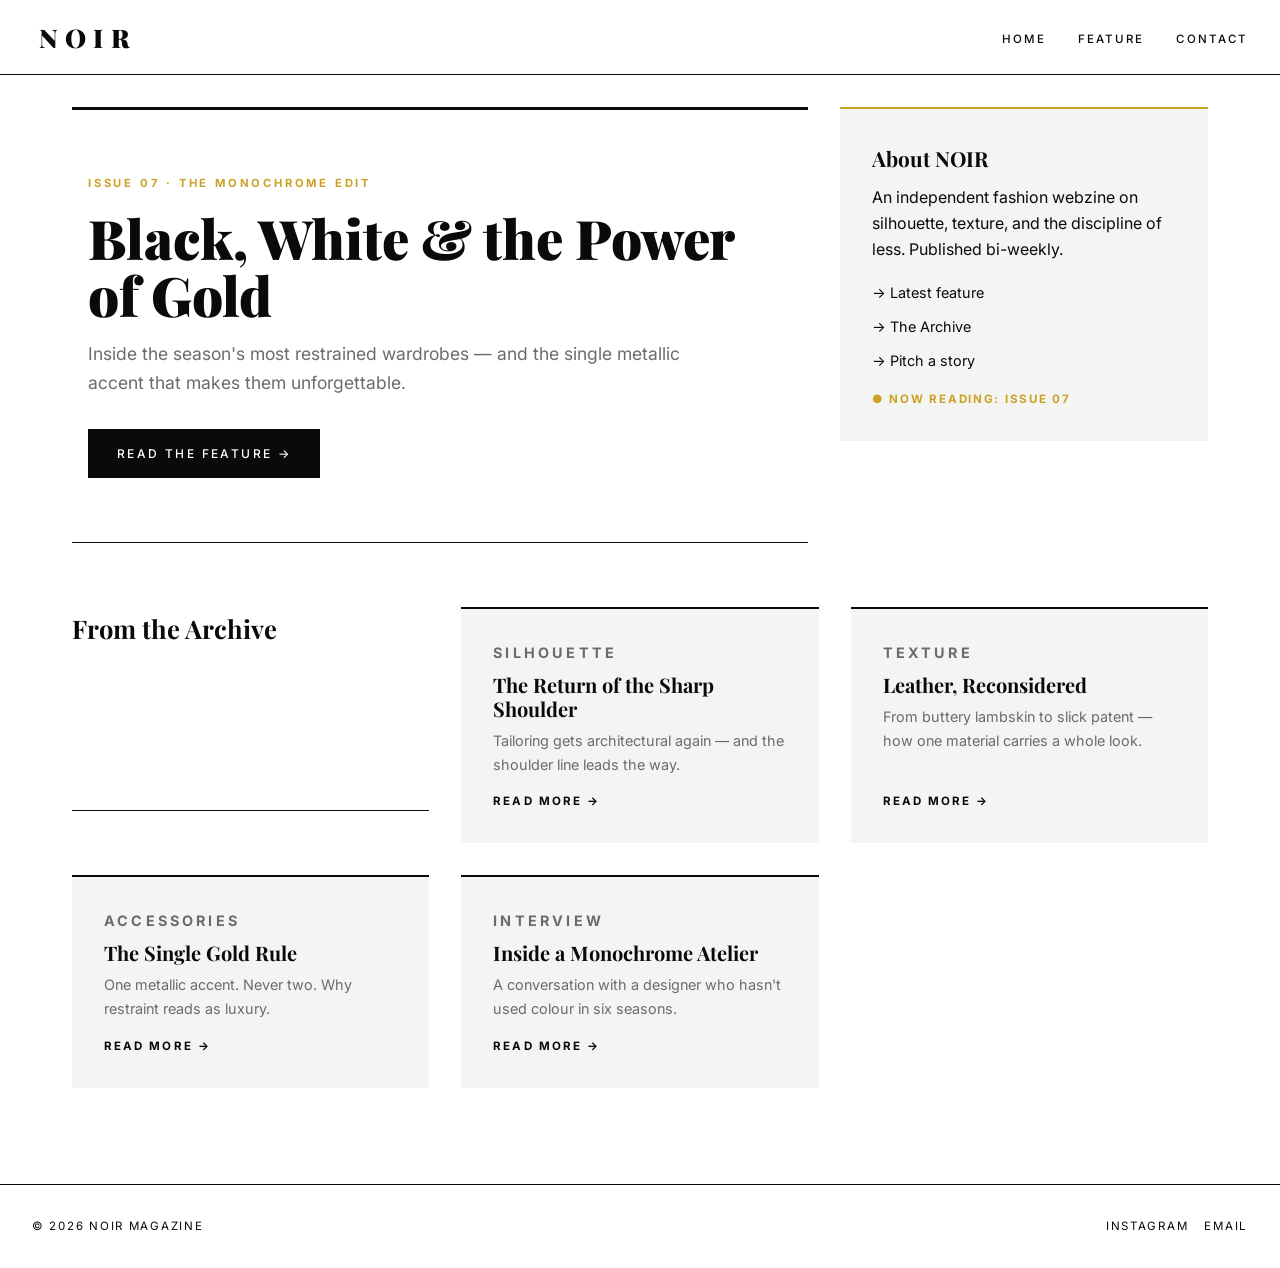
<file: index.html>
<!DOCTYPE html>
<html lang="en">
<head>
  <meta charset="UTF-8">
  <meta name="viewport" content="width=device-width, initial-scale=1.0">
  <title>NOIR — Fashion Webzine</title>
  <link rel="preconnect" href="https://fonts.googleapis.com">
  <link rel="preconnect" href="https://fonts.gstatic.com" crossorigin>
  <link href="https://fonts.googleapis.com/css2?family=Playfair+Display:ital,wght@0,500;0,700;0,900;1,500&family=Inter:wght@400;500;700&display=swap" rel="stylesheet">
  <link rel="stylesheet" href="css/style.css">
</head>
<body>

  <header class="site-header">
    <a href="index.html" class="brand">NOIR</a>
    <nav>
      <ul class="nav-list">
        <li><a href="index.html">Home</a></li>
        <li><a href="detail.html">Feature</a></li>
        <li><a href="#contact">Contact</a></li>
      </ul>
    </nav>
  </header>

  <main>
    <!-- HERO: 2fr / 1fr on desktop -->
    <section class="hero-grid">
      <div class="hero-spotlight">
        <p class="eyebrow">Issue 07 · The Monochrome Edit</p>
        <h1>Black, White &amp; the Power of Gold</h1>
        <p class="subtitle">Inside the season's most restrained wardrobes — and the single metallic accent that makes them unforgettable.</p>
        <a href="detail.html" class="btn">Read the feature →</a>
      </div>
      <aside class="hero-sidebar">
        <h2>About NOIR</h2>
        <p>An independent fashion webzine on silhouette, texture, and the discipline of less. Published bi-weekly.</p>
        <ul class="quick-links">
          <li><a href="detail.html">→ Latest feature</a></li>
          <li><a href="#archive">→ The Archive</a></li>
          <li><a href="#contact">→ Pitch a story</a></li>
        </ul>
        <p class="status">● Now reading: Issue 07</p>
      </aside>
    </section>

    <!-- CARD GALLERY -->
    <section class="cards-gallery" id="archive">
      <h2 class="section-title">From the Archive</h2>

      <article class="card">
        <p class="card-tag">Silhouette</p>
        <h3>The Return of the Sharp Shoulder</h3>
        <p>Tailoring gets architectural again — and the shoulder line leads the way.</p>
        <a href="detail.html" class="card-link">Read more →</a>
      </article>

      <article class="card">
        <p class="card-tag">Texture</p>
        <h3>Leather, Reconsidered</h3>
        <p>From buttery lambskin to slick patent — how one material carries a whole look.</p>
        <a href="detail.html" class="card-link">Read more →</a>
      </article>

      <article class="card">
        <p class="card-tag">Accessories</p>
        <h3>The Single Gold Rule</h3>
        <p>One metallic accent. Never two. Why restraint reads as luxury.</p>
        <a href="detail.html" class="card-link">Read more →</a>
      </article>

      <article class="card">
        <p class="card-tag">Interview</p>
        <h3>Inside a Monochrome Atelier</h3>
        <p>A conversation with a designer who hasn't used colour in six seasons.</p>
        <a href="detail.html" class="card-link">Read more →</a>
      </article>
    </section>
  </main>

  <footer class="site-footer" id="contact">
    <p>© 2026 NOIR Magazine</p>
    <ul class="footer-links">
      <li><a href="#">Instagram</a></li>
      <li><a href="mailto:hello@noir.mag">Email</a></li>
    </ul>
  </footer>

</body>
</html>
</file>
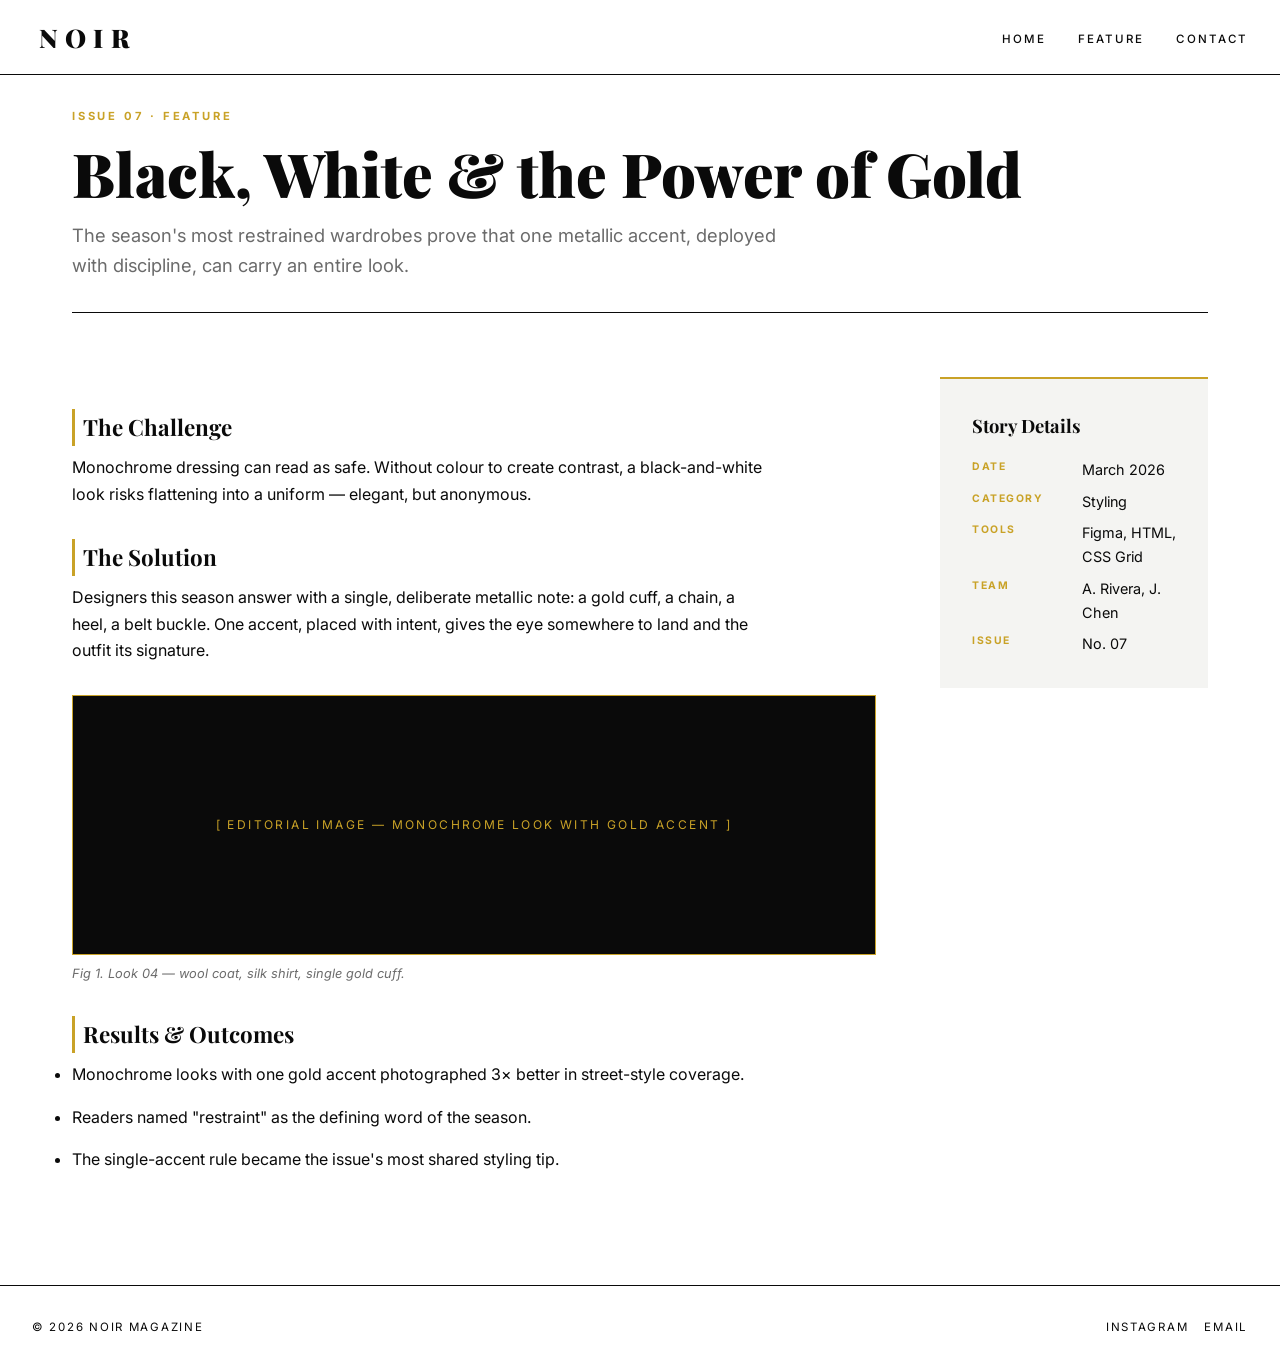
<file: detail.html>
<!DOCTYPE html>
<html lang="en">
<head>
  <meta charset="UTF-8">
  <meta name="viewport" content="width=device-width, initial-scale=1.0">
  <title>Black, White &amp; the Power of Gold — NOIR</title>
  <link rel="preconnect" href="https://fonts.googleapis.com">
  <link rel="preconnect" href="https://fonts.gstatic.com" crossorigin>
  <link href="https://fonts.googleapis.com/css2?family=Playfair+Display:ital,wght@0,500;0,700;0,900;1,500&family=Inter:wght@400;500;700&display=swap" rel="stylesheet">
  <link rel="stylesheet" href="css/style.css">
</head>
<body>

  <!-- SAME header -->
  <header class="site-header">
    <a href="index.html" class="brand">NOIR</a>
    <nav>
      <ul class="nav-list">
        <li><a href="index.html">Home</a></li>
        <li><a href="detail.html">Feature</a></li>
        <li><a href="#contact">Contact</a></li>
      </ul>
    </nav>
  </header>

  <main class="detail-layout">
    <section class="detail-hero">
      <p class="eyebrow">Issue 07 · Feature</p>
      <h1>Black, White &amp; the Power of Gold</h1>
      <p class="lead-text">The season's most restrained wardrobes prove that one metallic accent, deployed with discipline, can carry an entire look.</p>
    </section>

    <!-- CONTENT GRID: 3fr / 1fr on desktop -->
    <section class="content-grid">
      <article class="article-body">
        <h2>The Challenge</h2>
        <p>Monochrome dressing can read as safe. Without colour to create contrast, a black-and-white look risks flattening into a uniform — elegant, but anonymous.</p>

        <h2>The Solution</h2>
        <p>Designers this season answer with a single, deliberate metallic note: a gold cuff, a chain, a heel, a belt buckle. One accent, placed with intent, gives the eye somewhere to land and the outfit its signature.</p>

        <figure class="media-placeholder">
          <div class="placeholder-box">[ Editorial Image — Monochrome Look with Gold Accent ]</div>
          <figcaption>Fig 1. Look 04 — wool coat, silk shirt, single gold cuff.</figcaption>
        </figure>

        <h2>Results &amp; Outcomes</h2>
        <ul>
          <li>Monochrome looks with one gold accent photographed 3× better in street-style coverage.</li>
          <li>Readers named "restraint" as the defining word of the season.</li>
          <li>The single-accent rule became the issue's most shared styling tip.</li>
        </ul>
      </article>

      <aside class="metadata-sidebar">
        <h2>Story Details</h2>
        <dl>
          <dt>Date</dt><dd>March 2026</dd>
          <dt>Category</dt><dd>Styling</dd>
          <dt>Tools</dt><dd>Figma, HTML, CSS Grid</dd>
          <dt>Team</dt><dd>A. Rivera, J. Chen</dd>
          <dt>Issue</dt><dd>No. 07</dd>
        </dl>
      </aside>
    </section>
  </main>

  <footer class="site-footer" id="contact">
    <p>© 2026 NOIR Magazine</p>
    <ul class="footer-links">
      <li><a href="#">Instagram</a></li>
      <li><a href="mailto:hello@noir.mag">Email</a></li>
    </ul>
  </footer>

</body>
</html>
</file>
<file: css/style.css>
/* ===== 1. UNIVERSAL RESET ===== */
*, *::before, *::after {
  box-sizing: border-box;
  margin: 0;
  padding: 0;
}

/* ===== 2. DESIGN TOKENS ===== */
:root {
  --ink: #0a0a0a;
  --paper: #ffffff;
  --paper-soft: #f4f4f2;
  --gold: #c9a227;
  --gold-light: #e6c65c;
  --muted: #6b6b6b;
  --space-sm: 0.5rem;
  --space-md: 1rem;
  --space-lg: 2rem;
  --space-xl: 4rem;
  --max-width: 1200px;
  --font-display: "Playfair Display", Georgia, serif;
  --font-body: "Inter", system-ui, -apple-system, sans-serif;
}

body {
  font-family: var(--font-body);
  background: var(--paper);
  color: var(--ink);
  line-height: 1.65;
}

img { max-width: 100%; display: block; }

/* ===== 3. SHARED HEADER (Flexbox) ===== */
.site-header {
  display: flex;
  justify-content: space-between;
  align-items: center;
  padding: var(--space-md) var(--space-lg);
  border-bottom: 1px solid var(--ink);
  background: var(--paper);
  position: sticky;
  top: 0;
  z-index: 10;
}

.brand {
  font-family: var(--font-display);
  font-weight: 900;
  font-size: 1.6rem;
  letter-spacing: 0.28em;
  text-decoration: none;
  color: var(--ink);
  padding-left: 0.28em; /* optical balance for letter-spacing */
}

.brand:hover { color: var(--gold); }

.nav-list {
  display: flex;
  gap: var(--space-lg);
  list-style: none;
}

.nav-list a {
  text-decoration: none;
  color: var(--ink);
  font-weight: 500;
  text-transform: uppercase;
  font-size: 0.72rem;
  letter-spacing: 0.18em;
  padding-bottom: 2px;
  border-bottom: 1px solid transparent;
  transition: color 0.2s, border-color 0.2s;
}

.nav-list a:hover {
  color: var(--gold);
  border-bottom-color: var(--gold);
}

/* ===== 4. MOBILE-FIRST BASE (single column) ===== */
main {
  padding: var(--space-lg);
  max-width: var(--max-width);
  margin: 0 auto;
}

.hero-grid {
  display: grid;
  grid-template-columns: 1fr;
  gap: var(--space-lg);
  margin-bottom: var(--space-xl);
}

.hero-spotlight {
  border-top: 3px solid var(--ink);
  border-bottom: 1px solid var(--ink);
  padding: var(--space-xl) var(--space-md);
}

.eyebrow {
  font-family: var(--font-body);
  text-transform: uppercase;
  font-size: 0.7rem;
  letter-spacing: 0.25em;
  color: var(--gold);
  font-weight: 700;
  margin-bottom: var(--space-md);
}

.hero-spotlight h1 {
  font-family: var(--font-display);
  font-weight: 900;
  font-size: 2.4rem;
  line-height: 1.05;
  margin-bottom: var(--space-md);
}

.subtitle {
  color: var(--muted);
  margin-bottom: var(--space-lg);
  font-size: 1.1rem;
  max-width: 55ch;
}

.btn {
  display: inline-block;
  background: var(--ink);
  color: var(--paper);
  padding: 0.85rem 1.75rem;
  text-decoration: none;
  font-weight: 500;
  font-size: 0.75rem;
  text-transform: uppercase;
  letter-spacing: 0.2em;
  border: 1px solid var(--ink);
  transition: background 0.2s, color 0.2s, border-color 0.2s;
}

.btn:hover {
  background: var(--gold);
  border-color: var(--gold);
  color: var(--ink);
}

.hero-sidebar {
  background: var(--paper-soft);
  border-top: 2px solid var(--gold);
  padding: var(--space-lg);
}

.hero-sidebar h2 {
  font-family: var(--font-display);
  font-size: 1.3rem;
  margin-bottom: var(--space-sm);
}

.quick-links { list-style: none; margin: var(--space-md) 0; }
.quick-links li { margin-bottom: var(--space-sm); }

.quick-links a {
  color: var(--ink);
  text-decoration: none;
  font-size: 0.9rem;
  border-bottom: 1px solid transparent;
  transition: border-color 0.2s, color 0.2s;
}
.quick-links a:hover { color: var(--gold); border-bottom-color: var(--gold); }

.status {
  font-size: 0.72rem;
  text-transform: uppercase;
  letter-spacing: 0.15em;
  color: var(--gold);
  font-weight: 700;
  margin-top: var(--space-md);
}

/* ===== 5. CARD GALLERY ===== */
.section-title {
  font-family: var(--font-display);
  font-size: 1.6rem;
  margin-bottom: var(--space-lg);
  padding-bottom: var(--space-sm);
  border-bottom: 1px solid var(--ink);
}

.cards-gallery {
  display: grid;
  grid-template-columns: repeat(auto-fit, minmax(280px, 1fr));
  gap: var(--space-lg);
}

/* Flexbox column interior — required */
.card {
  display: flex;
  flex-direction: column;
  background: var(--paper-soft);
  border-top: 2px solid var(--ink);
  padding: var(--space-lg);
  transition: border-color 0.2s;
}

.card:hover { border-top-color: var(--gold); }

.card-tag {
  text-transform: uppercase;
  font-size: 0.65rem;
  letter-spacing: 0.22em;
  color: var(--gold);
  font-weight: 700;
  margin-bottom: var(--space-sm);
}

.card h3 {
  font-family: var(--font-display);
  font-size: 1.25rem;
  line-height: 1.2;
  margin-bottom: var(--space-sm);
}

.card p { color: var(--muted); font-size: 0.9rem; }

.card-link {
  margin-top: auto; /* pushes link to card bottom — required */
  padding-top: var(--space-md);
  color: var(--ink);
  font-size: 0.72rem;
  font-weight: 700;
  text-transform: uppercase;
  letter-spacing: 0.18em;
  text-decoration: none;
  transition: color 0.2s;
}
.card-link:hover { color: var(--gold); }

/* ===== 6. DETAIL PAGE ===== */
.detail-hero {
  margin-bottom: var(--space-xl);
  border-bottom: 1px solid var(--ink);
  padding-bottom: var(--space-lg);
}

.detail-hero h1 {
  font-family: var(--font-display);
  font-weight: 900;
  font-size: 2.6rem;
  line-height: 1.02;
  margin-bottom: var(--space-md);
}

.lead-text {
  font-size: 1.15rem;
  color: var(--muted);
  max-width: 60ch;
}

.content-grid {
  display: grid;
  grid-template-columns: 1fr; /* mobile: single column */
  gap: var(--space-xl);
}

.article-body h2 {
  font-family: var(--font-display);
  font-size: 1.4rem;
  margin: var(--space-lg) 0 var(--space-sm);
  padding-left: var(--space-sm);
  border-left: 3px solid var(--gold);
}

.article-body p, .article-body li {
  margin-bottom: var(--space-md);
  max-width: 70ch;
}

.media-placeholder { margin: var(--space-lg) 0; }

.placeholder-box {
  background: var(--ink);
  color: var(--gold);
  height: 260px;
  display: flex;
  align-items: center;
  justify-content: center;
  font-size: 0.75rem;
  text-transform: uppercase;
  letter-spacing: 0.2em;
  border: 1px solid var(--gold);
}

figcaption {
  font-size: 0.8rem;
  color: var(--muted);
  margin-top: var(--space-sm);
  font-style: italic;
}

.metadata-sidebar {
  background: var(--paper-soft);
  border-top: 2px solid var(--gold);
  padding: var(--space-lg);
  height: fit-content;
}

.metadata-sidebar h2 {
  font-family: var(--font-display);
  font-size: 1.15rem;
  margin-bottom: var(--space-md);
}

.metadata-sidebar dl {
  display: grid;
  grid-template-columns: 1fr 1fr;
  gap: var(--space-sm) var(--space-md);
}

.metadata-sidebar dt {
  font-weight: 700;
  font-size: 0.65rem;
  text-transform: uppercase;
  letter-spacing: 0.15em;
  color: var(--gold);
}

.metadata-sidebar dd { font-size: 0.9rem; }

/* ===== 7. SHARED FOOTER (Flexbox) ===== */
.site-footer {
  display: flex;
  flex-wrap: wrap;
  justify-content: space-between;
  align-items: center;
  gap: var(--space-md);
  padding: var(--space-lg);
  margin-top: var(--space-xl);
  border-top: 1px solid var(--ink);
  font-size: 0.72rem;
  text-transform: uppercase;
  letter-spacing: 0.15em;
}

.footer-links { display: flex; gap: var(--space-md); list-style: none; }

.footer-links a {
  color: var(--ink);
  text-decoration: none;
  transition: color 0.2s;
}
.footer-links a:hover { color: var(--gold); }

/* ===== 8. DESKTOP / TABLET (≥ 768px) ===== */
@media (min-width: 768px) {
  .hero-grid {
    grid-template-columns: 2fr 1fr; /* required asymmetric split */
    align-items: start;
  }

  .content-grid {
    grid-template-columns: 3fr 1fr; /* required detail split */
    align-items: start;
  }

  .hero-spotlight h1 { font-size: 3.4rem; }
  .detail-hero h1 { font-size: 3.8rem; }
}
</file>
